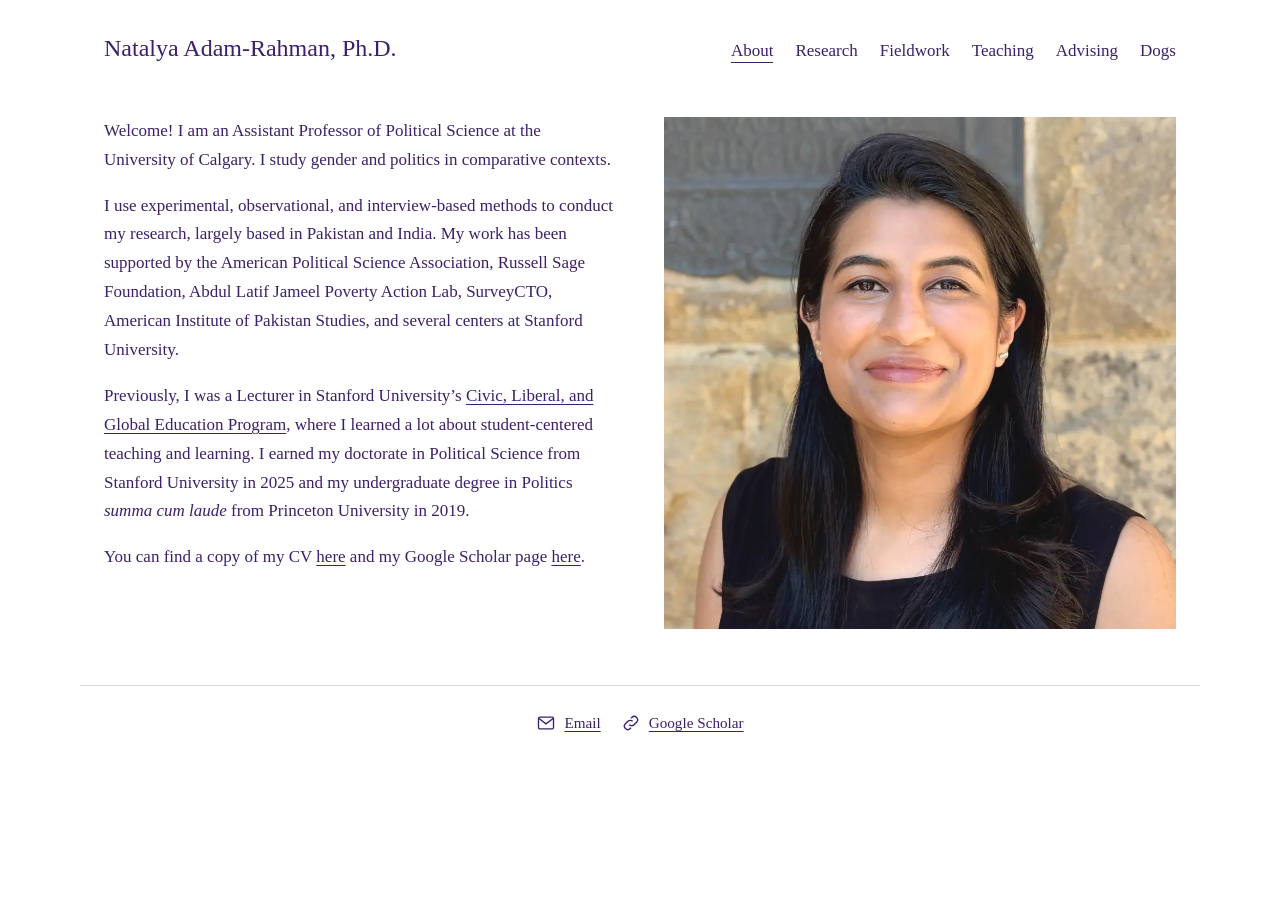
<file: index.html>
<!doctype html>
<html lang="en">
<head>
  <meta charset="utf-8">
  <meta name="viewport" content="width=device-width, initial-scale=1">
  <title>Natalya Adam-Rahman, Ph.D.</title>
  <meta name="description" content="Natalya Adam-Rahman is an Assistant Professor of Political Science at the University of Calgary who studies gender and politics in comparative contexts.">
  <link rel="preconnect" href="https://fonts.googleapis.com">
  <link rel="preconnect" href="https://fonts.gstatic.com" crossorigin>
  <link rel="stylesheet" href="https://fonts.googleapis.com/css2?family=Rubik:wght@400;500&display=swap">
  <link rel="stylesheet" href="/assets/style.css">
</head>
<body>
  <a class="skip" href="#main">Skip to content</a>
  <header class="site">
    <a class="brand" href="/">Natalya Adam-Rahman, Ph.D.</a>
    <nav aria-label="Main">
      <ul>
        <li><a href="/" aria-current="page">About</a></li>
        <li><a href="/research/">Research</a></li>
        <li><a href="/fieldwork/">Fieldwork</a></li>
        <li><a href="/teaching/">Teaching</a></li>
        <li><a href="/advising/">Advising</a></li>
        <li><a href="/dogs/">Dogs</a></li>
      </ul>
    </nav>
  </header>
  <main id="main">
    <div class="about">
      <div class="text">
        <p class="lead">Welcome! I am an Assistant Professor of Political Science at the University of Calgary. I study gender and politics in comparative contexts.</p>
        <p>I use experimental, observational, and interview-based methods to conduct my research, largely based in Pakistan and India. My work has been supported by the American Political Science Association, Russell Sage Foundation, Abdul Latif Jameel Poverty Action Lab, SurveyCTO, American Institute of Pakistan Studies, and several centers at Stanford University.</p>
        <p>Previously, I was a Lecturer in Stanford University&rsquo;s <a href="https://college.stanford.edu/">Civic, Liberal, and Global Education Program</a>, where I learned a lot about student-centered teaching and learning. I earned my doctorate in Political Science from Stanford University in 2025 and my undergraduate degree in Politics <em>summa cum laude</em> from Princeton University in 2019.</p>
        <p>You can find a copy of my CV <a href="https://www.dropbox.com/scl/fo/bl02f4j4ggl7iod8vlyen/AMowQBdzCCBJn-1pRVgbPyE?rlkey=ybn12zkrfjl30my84ceqxc5m1&st=f4zmqle5&dl=0">here</a> and my Google Scholar page <a href="https://scholar.google.com/citations?hl=en&amp;user=ptAdw9YAAAAJ">here</a>.</p>
      </div>
      <figure style="margin:0">
        <img src="/images/about/headshot.webp" width="1000" height="1000" alt="Headshot of Natalya Adam-Rahman, smiling, in front of a stone wall">
      </figure>
    </div>
  </main>
  <footer class="site">
    <a href="mailto:natalya.adamrahman@ucalgary.ca" aria-label="Email Natalya">
      <svg viewBox="0 0 24 24" aria-hidden="true"><rect x="3" y="5" width="18" height="14" rx="1.5"/><path d="M3.5 6.5 12 13l8.5-6.5"/></svg>
      <span>Email</span></a>
    <a href="https://scholar.google.com/citations?hl=en&user=ptAdw9YAAAAJ" aria-label="Google Scholar profile">
      <svg viewBox="0 0 24 24" aria-hidden="true"><path d="M10 14a4 4 0 0 0 5.7 0l3-3a4 4 0 0 0-5.7-5.7l-1 1"/><path d="M14 10a4 4 0 0 0-5.7 0l-3 3A4 4 0 0 0 11 18.7l1-1"/></svg>
      <span>Google Scholar</span></a>
  </footer>
</body>
</html>
</file>
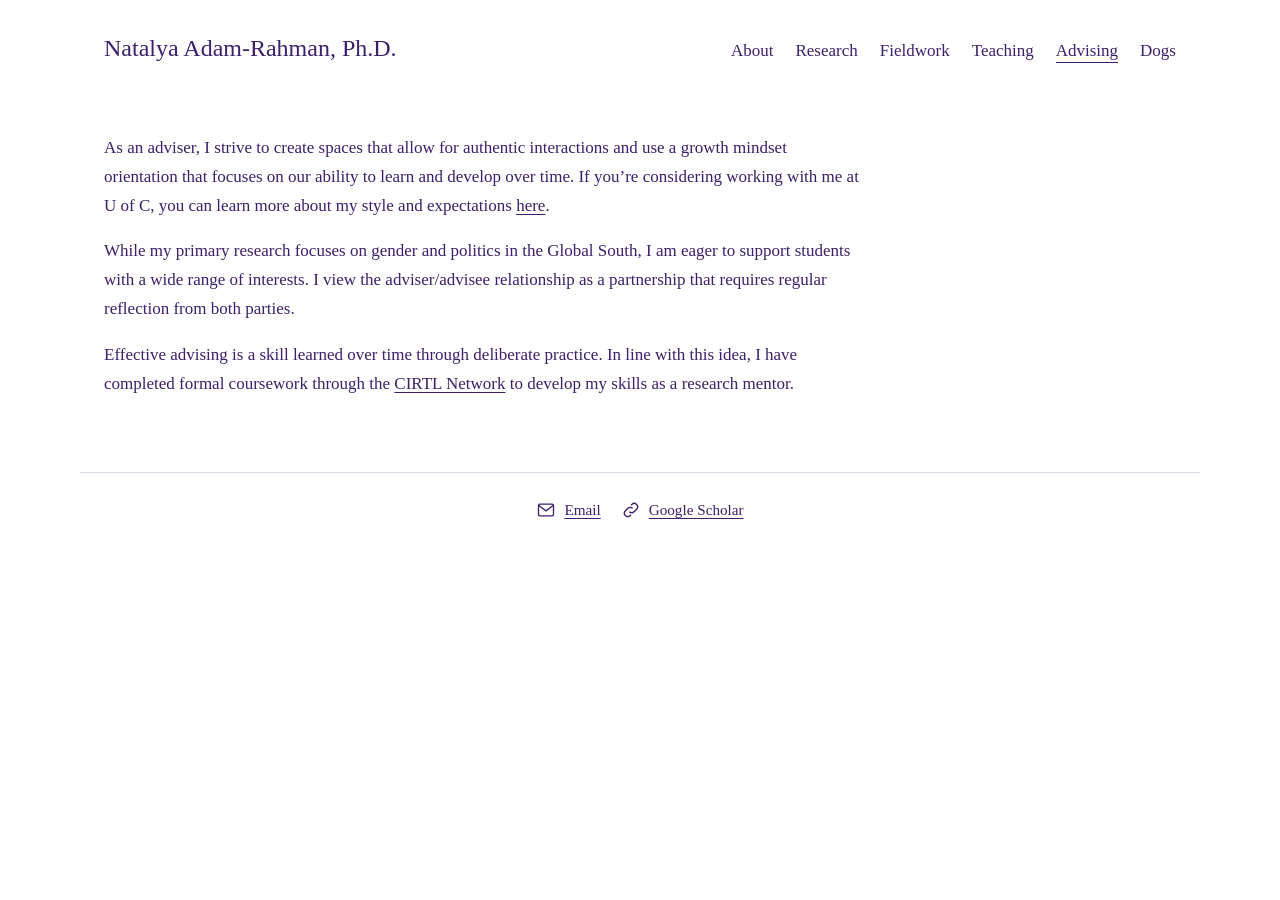
<file: advising/index.html>
<!doctype html>
<html lang="en">
<head>
  <meta charset="utf-8">
  <meta name="viewport" content="width=device-width, initial-scale=1">
  <title>Advising — Natalya Adam-Rahman, Ph.D.</title>
  <meta name="description" content="Advising philosophy of Natalya Adam-Rahman.">
  <link rel="preconnect" href="https://fonts.googleapis.com">
  <link rel="preconnect" href="https://fonts.gstatic.com" crossorigin>
  <link rel="stylesheet" href="https://fonts.googleapis.com/css2?family=Rubik:wght@400;500&display=swap">
  <link rel="stylesheet" href="/assets/style.css">
</head>
<body>
  <a class="skip" href="#main">Skip to content</a>
  <header class="site">
    <a class="brand" href="/">Natalya Adam-Rahman, Ph.D.</a>
    <nav aria-label="Main">
      <ul>
        <li><a href="/">About</a></li>
        <li><a href="/research/">Research</a></li>
        <li><a href="/fieldwork/">Fieldwork</a></li>
        <li><a href="/teaching/">Teaching</a></li>
        <li><a href="/advising/" aria-current="page">Advising</a></li>
        <li><a href="/dogs/">Dogs</a></li>
      </ul>
    </nav>
  </header>
  <main id="main">
    <div class="prose">
      <p>As an adviser, I strive to create spaces that allow for authentic interactions and use a growth mindset orientation that focuses on our ability to learn and develop over time. If you&rsquo;re considering working with me at U of C, you can learn more about my style and expectations <a href="https://www.dropbox.com/scl/fi/qi3ajvscnr859d7p3q8bw/Mentoring-Philosophy.pdf?rlkey=rlwp35srzwc6mny04qb0ljrxf&amp;st=olzpnjjo&amp;dl=0">here</a>.</p>
      <p>While my primary research focuses on gender and politics in the Global South, I am eager to support students with a wide range of interests. I view the adviser/advisee relationship as a partnership that requires regular reflection from both parties.</p>
      <p>Effective advising is a skill learned over time through deliberate practice. In line with this idea, I have completed formal coursework through the <a href="http://cirtl.net/">CIRTL Network</a> to develop my skills as a research mentor.</p>
    </div>
  </main>
  <footer class="site">
    <a href="mailto:natalya.adamrahman@ucalgary.ca" aria-label="Email Natalya">
      <svg viewBox="0 0 24 24" aria-hidden="true"><rect x="3" y="5" width="18" height="14" rx="1.5"/><path d="M3.5 6.5 12 13l8.5-6.5"/></svg>
      <span>Email</span></a>
    <a href="https://scholar.google.com/citations?hl=en&user=ptAdw9YAAAAJ" aria-label="Google Scholar profile">
      <svg viewBox="0 0 24 24" aria-hidden="true"><path d="M10 14a4 4 0 0 0 5.7 0l3-3a4 4 0 0 0-5.7-5.7l-1 1"/><path d="M14 10a4 4 0 0 0-5.7 0l-3 3A4 4 0 0 0 11 18.7l1-1"/></svg>
      <span>Google Scholar</span></a>
  </footer>
</body>
</html>
</file>
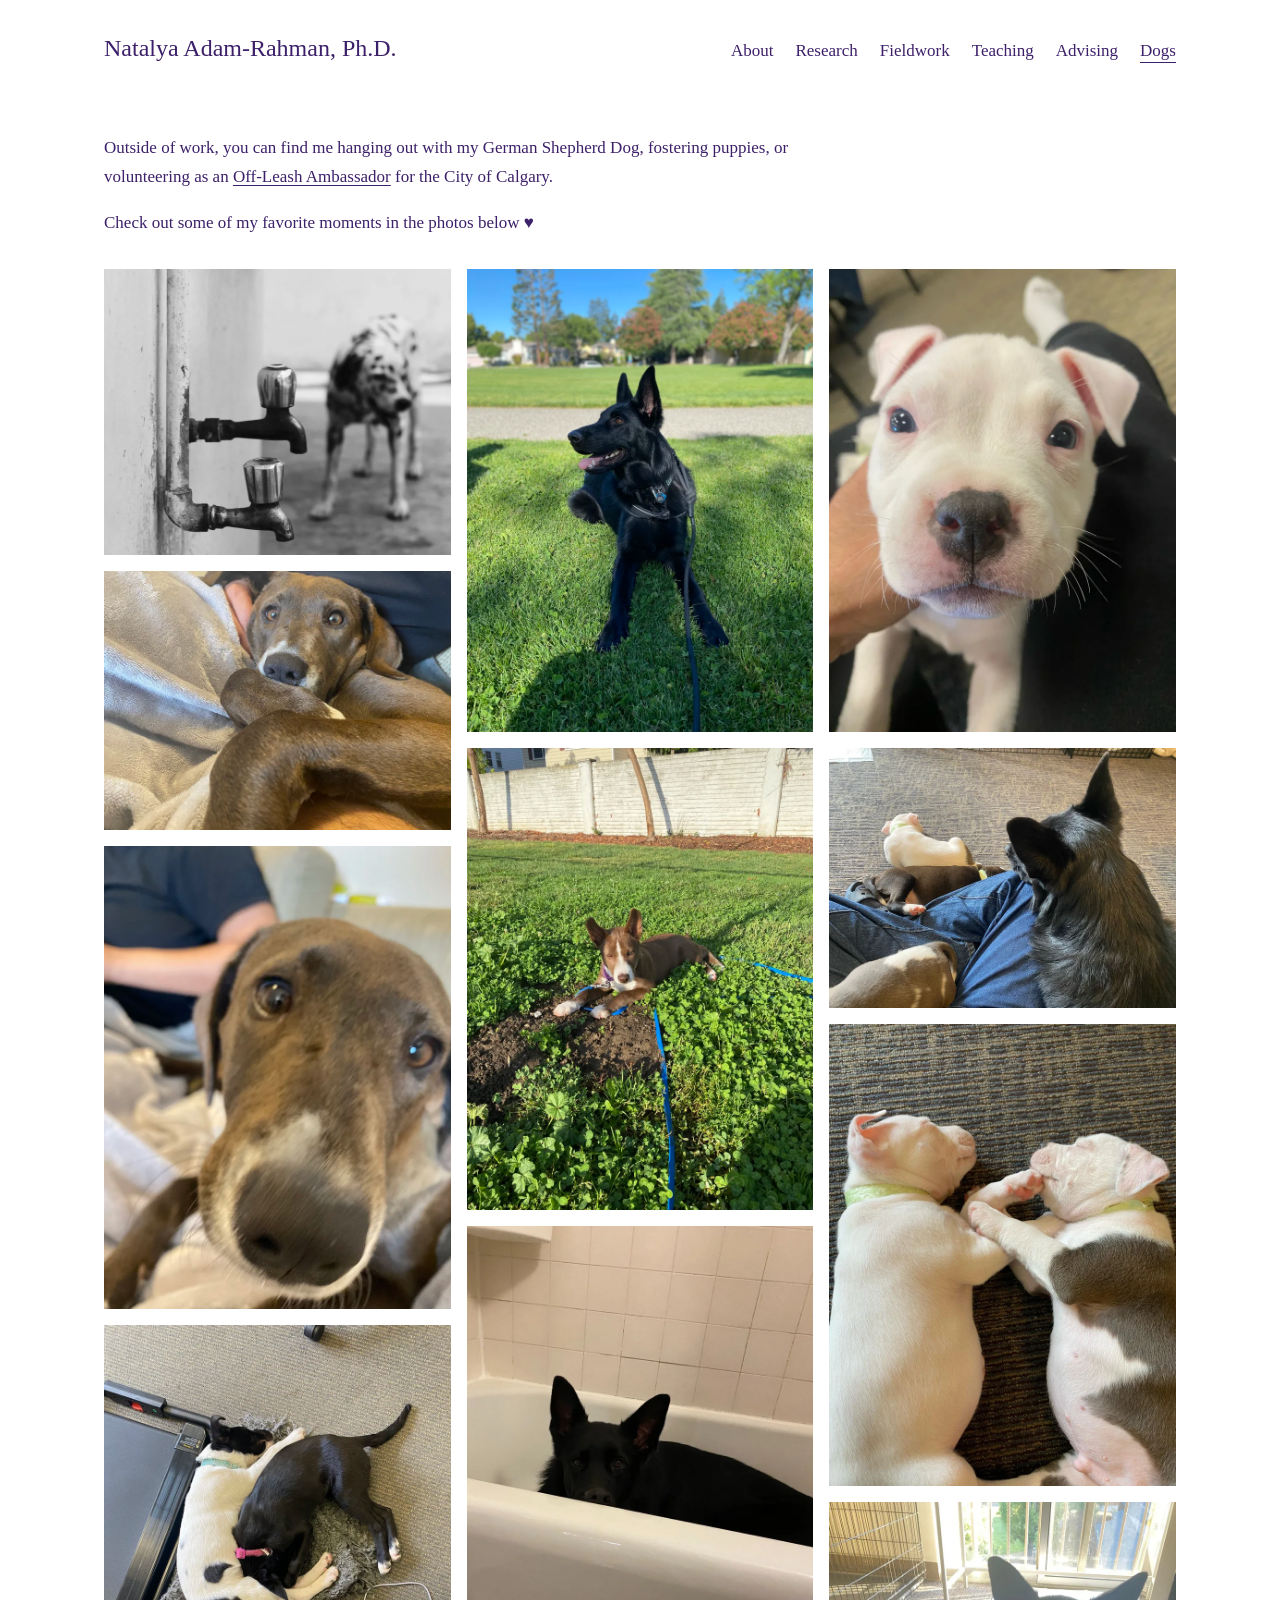
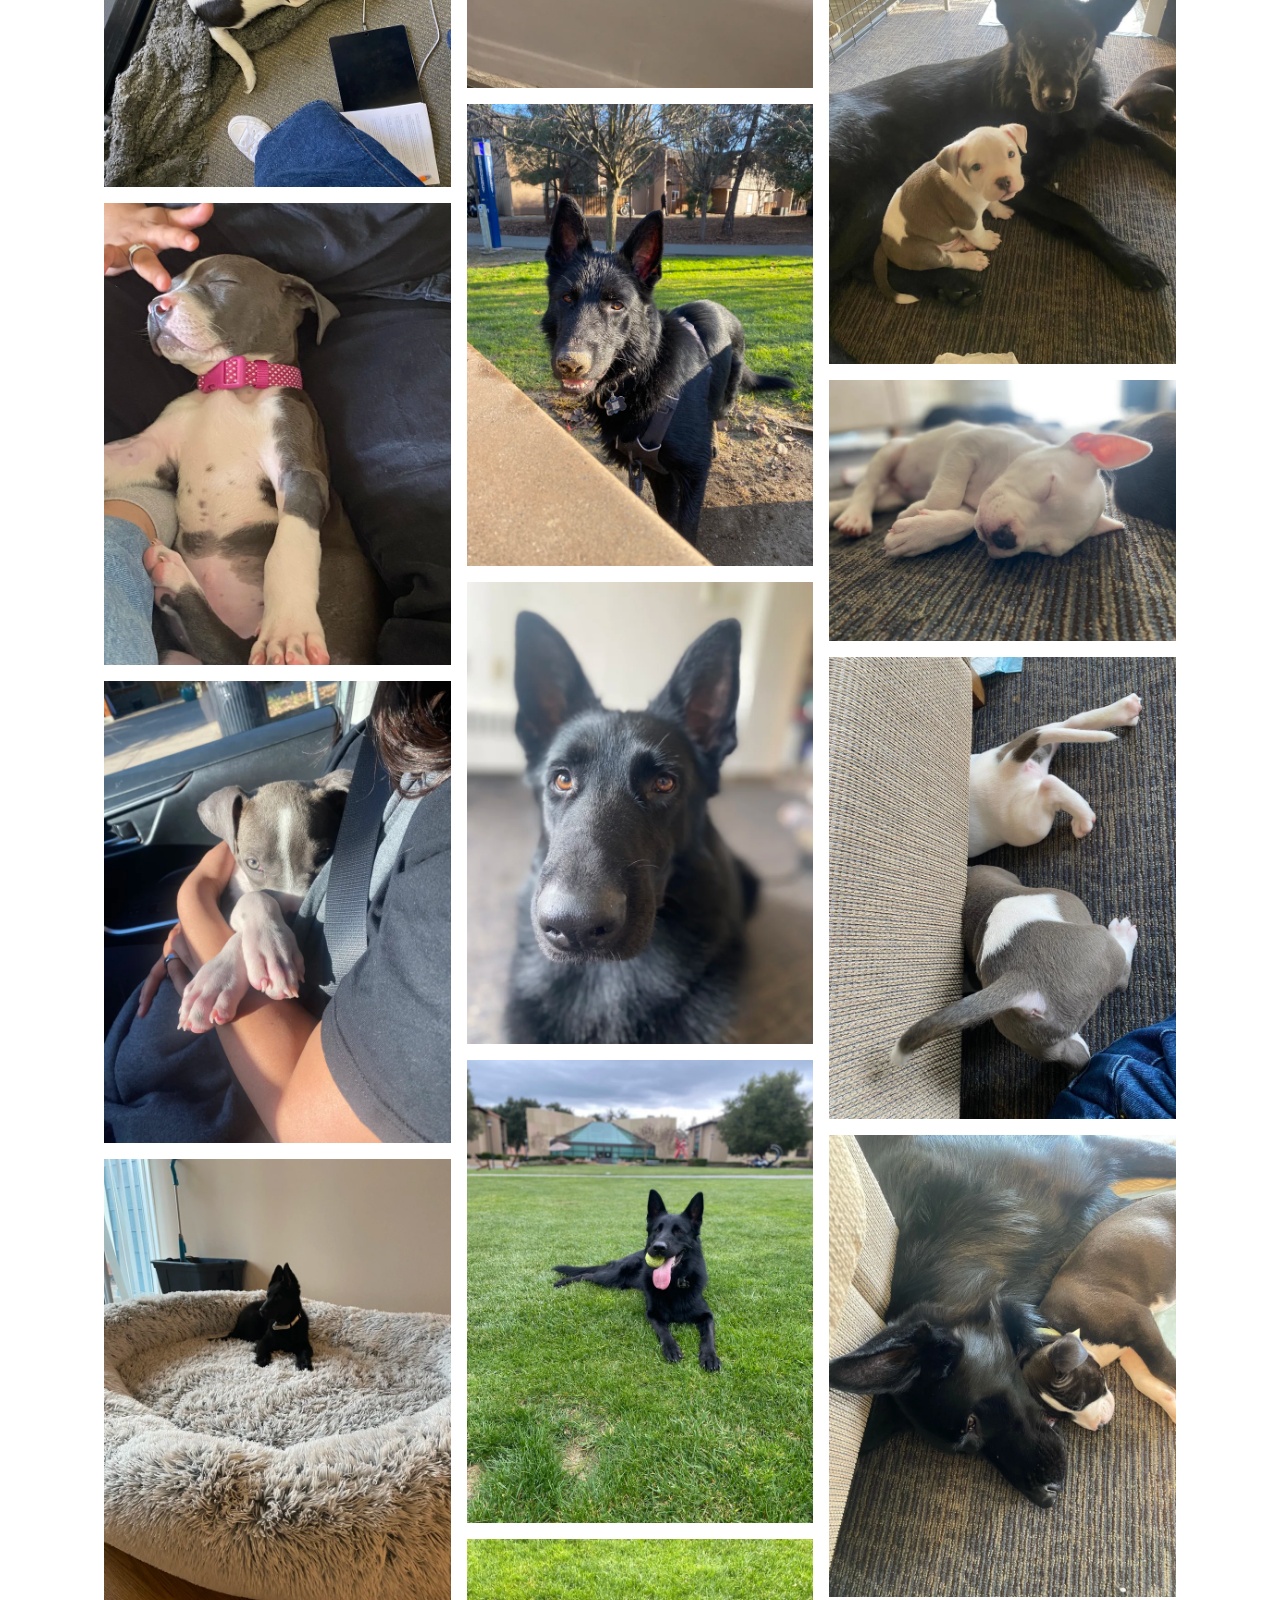
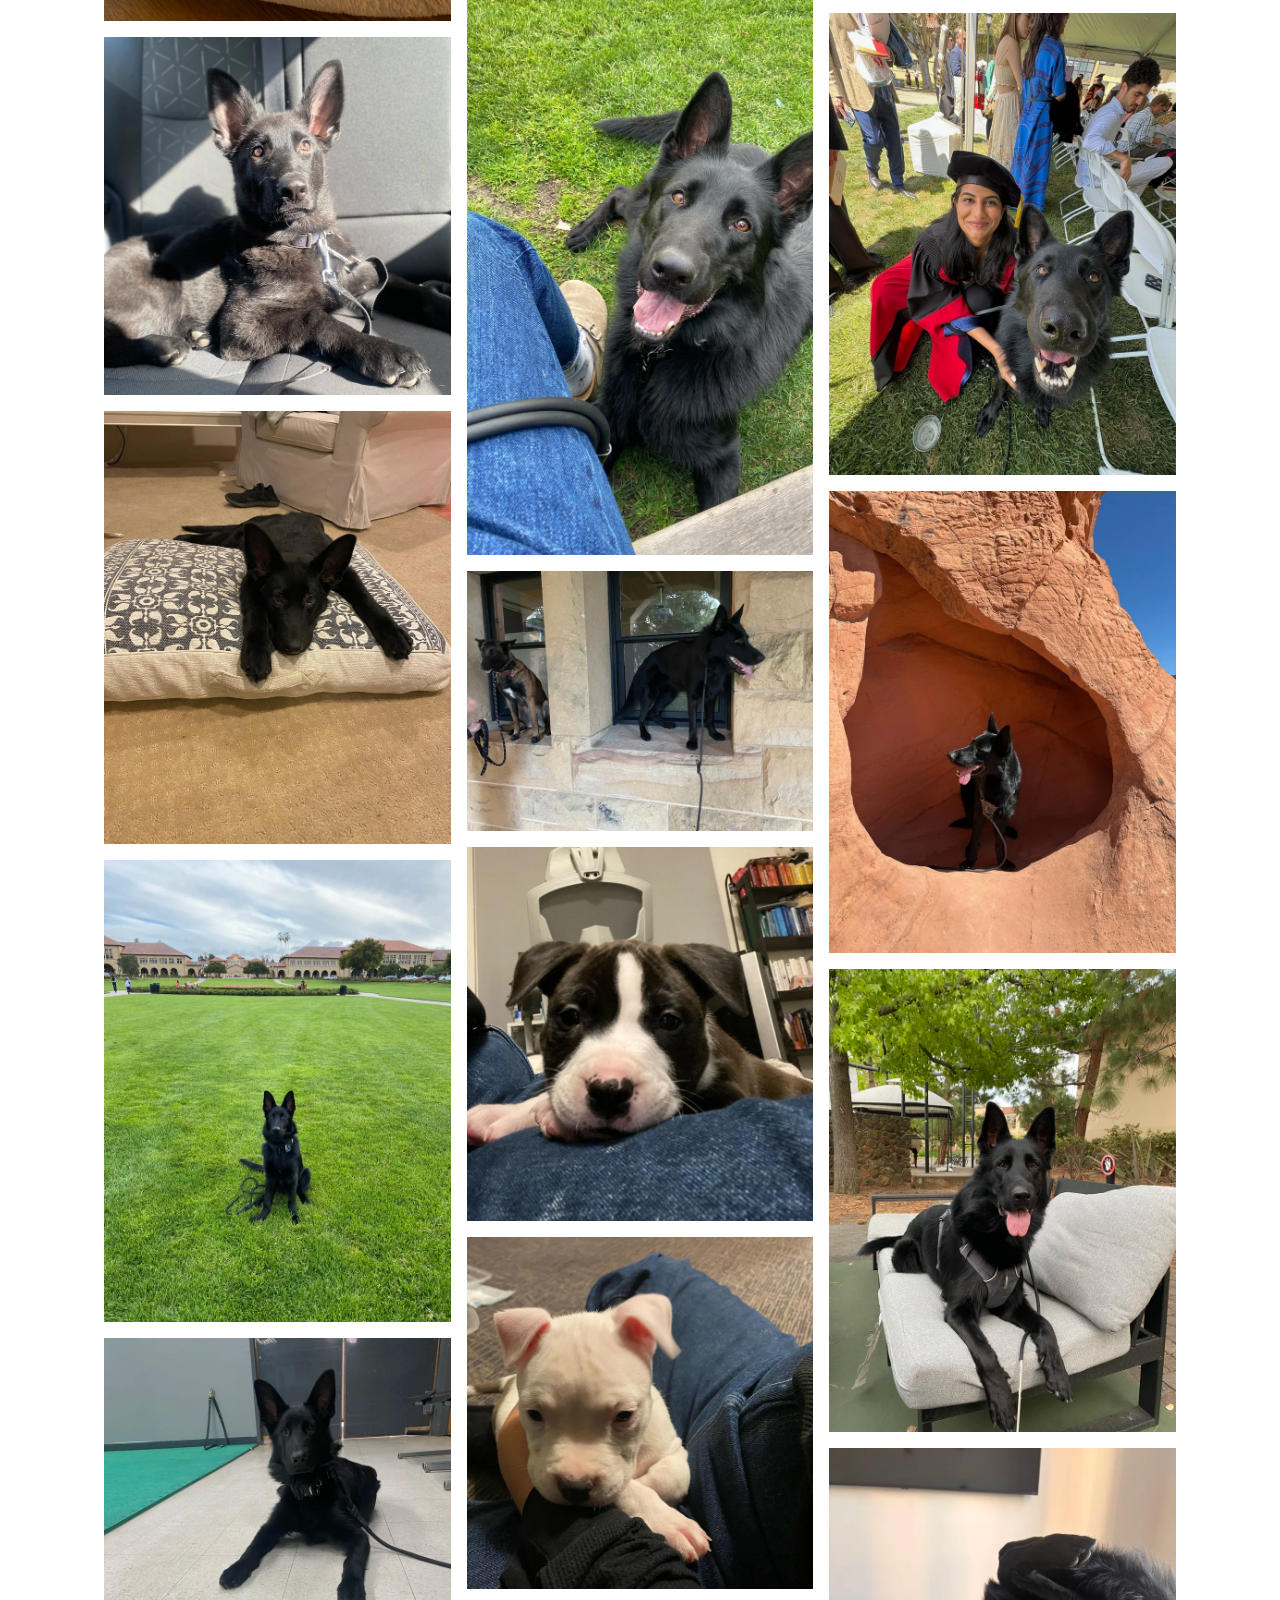
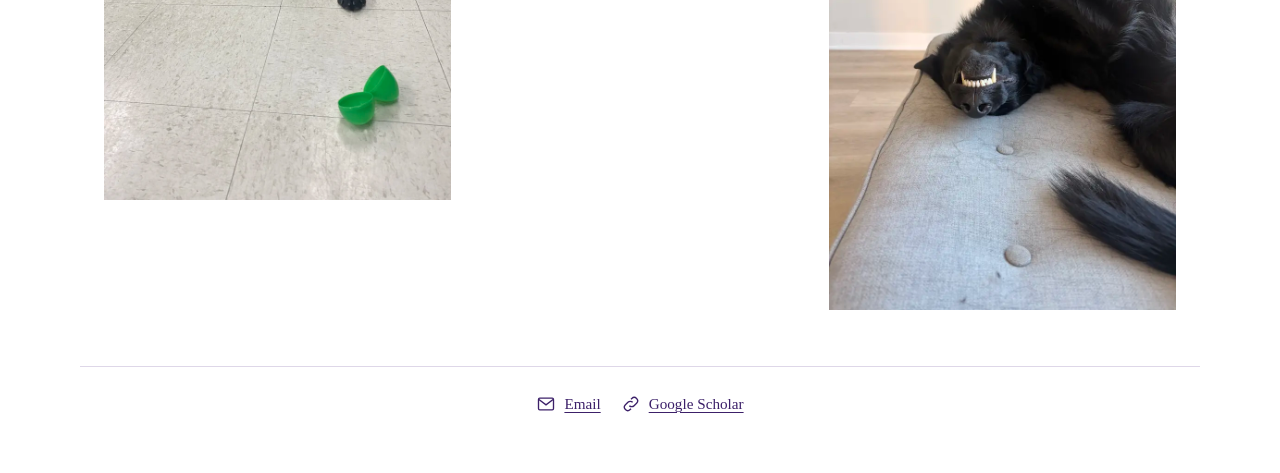
<file: dogs/index.html>
<!doctype html>
<html lang="en">
<head>
  <meta charset="utf-8">
  <meta name="viewport" content="width=device-width, initial-scale=1">
  <title>Dogs — Natalya Adam-Rahman, Ph.D.</title>
  <meta name="description" content="Dogs, fostering, and volunteering — photos from outside of work.">
  <link rel="preconnect" href="https://fonts.googleapis.com">
  <link rel="preconnect" href="https://fonts.gstatic.com" crossorigin>
  <link rel="stylesheet" href="https://fonts.googleapis.com/css2?family=Rubik:wght@400;500&display=swap">
  <link rel="stylesheet" href="/assets/style.css">
</head>
<body>
  <a class="skip" href="#main">Skip to content</a>
  <header class="site">
    <a class="brand" href="/">Natalya Adam-Rahman, Ph.D.</a>
    <nav aria-label="Main">
      <ul>
        <li><a href="/">About</a></li>
        <li><a href="/research/">Research</a></li>
        <li><a href="/fieldwork/">Fieldwork</a></li>
        <li><a href="/teaching/">Teaching</a></li>
        <li><a href="/advising/">Advising</a></li>
        <li><a href="/dogs/" aria-current="page">Dogs</a></li>
      </ul>
    </nav>
  </header>
  <main id="main">
    <div class="prose">
      <p>Outside of work, you can find me hanging out with my German Shepherd Dog, fostering puppies, or volunteering as an <a href="https://www.calgary.ca/volunteer/off-leash-ambassador.html">Off-Leash Ambassador</a> for the City of Calgary.</p>
      <p>Check out some of my favorite moments in the photos below &hearts;</p>
    </div>
    <div class="masonry">
      <figure><button type="button" data-lightbox="/images/dogs/dog-01.webp" data-alt="A black-and-white photo of a spotted dog standing next to two outdoor water taps" data-caption="" aria-label="Enlarge photo: A black-and-white photo of a spotted dog standing next to two outdoor water taps"><img src="/images/dogs/dog-01.webp" width="750" height="617" alt="A black-and-white photo of a spotted dog standing next to two outdoor water taps"></button></figure>
      <figure><button type="button" data-lightbox="/images/dogs/dog-02.webp" data-alt="A brown dog resting on a blanket, looking at the camera" data-caption="" aria-label="Enlarge photo: A brown dog resting on a blanket, looking at the camera"><img src="/images/dogs/dog-02.webp" width="750" height="562" alt="A brown dog resting on a blanket, looking at the camera"></button></figure>
      <figure><button type="button" data-lightbox="/images/dogs/dog-03.webp" data-alt="Close-up of a brown dog's face looking up at the camera" data-caption="" aria-label="Enlarge photo: Close-up of a brown dog's face looking up at the camera"><img src="/images/dogs/dog-03.webp" width="750" height="1000" alt="Close-up of a brown dog's face looking up at the camera"></button></figure>
      <figure><button type="button" data-lightbox="/images/dogs/dog-04.webp" data-alt="A black-and-white puppy sleeping on a gray rug next to a laptop" data-caption="" aria-label="Enlarge photo: A black-and-white puppy sleeping on a gray rug next to a laptop"><img src="/images/dogs/dog-04.webp" width="750" height="1000" alt="A black-and-white puppy sleeping on a gray rug next to a laptop"></button></figure>
      <figure><button type="button" data-lightbox="/images/dogs/dog-05.webp" data-alt="A gray and white puppy in a pink collar sleeping on its back" data-caption="" aria-label="Enlarge photo: A gray and white puppy in a pink collar sleeping on its back"><img src="/images/dogs/dog-05.webp" width="750" height="1000" loading="lazy" alt="A gray and white puppy in a pink collar sleeping on its back"></button></figure>
      <figure><button type="button" data-lightbox="/images/dogs/dog-06.webp" data-alt="A small gray puppy on someone's lap in a car" data-caption="" aria-label="Enlarge photo: A small gray puppy on someone's lap in a car"><img src="/images/dogs/dog-06.webp" width="750" height="1000" loading="lazy" alt="A small gray puppy on someone's lap in a car"></button></figure>
      <figure><button type="button" data-lightbox="/images/dogs/dog-07.webp" data-alt="A tiny black puppy in a large fluffy dog bed" data-caption="" aria-label="Enlarge photo: A tiny black puppy in a large fluffy dog bed"><img src="/images/dogs/dog-07.webp" width="750" height="1000" loading="lazy" alt="A tiny black puppy in a large fluffy dog bed"></button></figure>
      <figure><button type="button" data-lightbox="/images/dogs/dog-08.webp" data-alt="A young black German Shepherd lying in a sunny car seat" data-caption="" aria-label="Enlarge photo: A young black German Shepherd lying in a sunny car seat"><img src="/images/dogs/dog-08.webp" width="750" height="773" loading="lazy" alt="A young black German Shepherd lying in a sunny car seat"></button></figure>
      <figure><button type="button" data-lightbox="/images/dogs/dog-09.webp" data-alt="A black German Shepherd puppy lounging on a patterned cushion" data-caption="" aria-label="Enlarge photo: A black German Shepherd puppy lounging on a patterned cushion"><img src="/images/dogs/dog-09.webp" width="750" height="937" loading="lazy" alt="A black German Shepherd puppy lounging on a patterned cushion"></button></figure>
      <figure><button type="button" data-lightbox="/images/dogs/dog-10.webp" data-alt="A small black dog sitting on a wide lawn in front of a sandstone campus" data-caption="" aria-label="Enlarge photo: A small black dog sitting on a wide lawn in front of a sandstone campus"><img src="/images/dogs/dog-10.webp" width="750" height="1000" loading="lazy" alt="A small black dog sitting on a wide lawn in front of a sandstone campus"></button></figure>
      <figure><button type="button" data-lightbox="/images/dogs/dog-11.webp" data-alt="A black dog lying on a gym floor next to a green toy" data-caption="" aria-label="Enlarge photo: A black dog lying on a gym floor next to a green toy"><img src="/images/dogs/dog-11.webp" width="750" height="1000" loading="lazy" alt="A black dog lying on a gym floor next to a green toy"></button></figure>
      <figure><button type="button" data-lightbox="/images/dogs/dog-12.webp" data-alt="A black German Shepherd lying in a park on a leash" data-caption="" aria-label="Enlarge photo: A black German Shepherd lying in a park on a leash"><img src="/images/dogs/dog-12.webp" width="750" height="1000" loading="lazy" alt="A black German Shepherd lying in a park on a leash"></button></figure>
      <figure><button type="button" data-lightbox="/images/dogs/dog-13.webp" data-alt="A small brown and white puppy lying on grass on a blue leash" data-caption="" aria-label="Enlarge photo: A small brown and white puppy lying on grass on a blue leash"><img src="/images/dogs/dog-13.webp" width="750" height="1000" loading="lazy" alt="A small brown and white puppy lying on grass on a blue leash"></button></figure>
      <figure><button type="button" data-lightbox="/images/dogs/dog-14.webp" data-alt="A black puppy sitting in a bathtub" data-caption="" aria-label="Enlarge photo: A black puppy sitting in a bathtub"><img src="/images/dogs/dog-14.webp" width="750" height="1000" loading="lazy" alt="A black puppy sitting in a bathtub"></button></figure>
      <figure><button type="button" data-lightbox="/images/dogs/dog-15.webp" data-alt="A black German Shepherd standing on a campus lawn" data-caption="" aria-label="Enlarge photo: A black German Shepherd standing on a campus lawn"><img src="/images/dogs/dog-15.webp" width="750" height="1000" loading="lazy" alt="A black German Shepherd standing on a campus lawn"></button></figure>
      <figure><button type="button" data-lightbox="/images/dogs/dog-16.webp" data-alt="Close-up of a black German Shepherd's face" data-caption="" aria-label="Enlarge photo: Close-up of a black German Shepherd's face"><img src="/images/dogs/dog-16.webp" width="750" height="1000" loading="lazy" alt="Close-up of a black German Shepherd's face"></button></figure>
      <figure><button type="button" data-lightbox="/images/dogs/dog-17.webp" data-alt="A black German Shepherd lying on grass with a tennis ball in its mouth" data-caption="" aria-label="Enlarge photo: A black German Shepherd lying on grass with a tennis ball in its mouth"><img src="/images/dogs/dog-17.webp" width="750" height="1000" loading="lazy" alt="A black German Shepherd lying on grass with a tennis ball in its mouth"></button></figure>
      <figure><button type="button" data-lightbox="/images/dogs/dog-18.webp" data-alt="A black German Shepherd smiling on the grass next to someone's legs" data-caption="" aria-label="Enlarge photo: A black German Shepherd smiling on the grass next to someone's legs"><img src="/images/dogs/dog-18.webp" width="750" height="1333" loading="lazy" alt="A black German Shepherd smiling on the grass next to someone's legs"></button></figure>
      <figure><button type="button" data-lightbox="/images/dogs/dog-19.webp" data-alt="A black German Shepherd standing in a stone window frame outdoors" data-caption="" aria-label="Enlarge photo: A black German Shepherd standing in a stone window frame outdoors"><img src="/images/dogs/dog-19.webp" width="750" height="562" loading="lazy" alt="A black German Shepherd standing in a stone window frame outdoors"></button></figure>
      <figure><button type="button" data-lightbox="/images/dogs/dog-20.webp" data-alt="A brown and white puppy resting its chin on someone's knee" data-caption="" aria-label="Enlarge photo: A brown and white puppy resting its chin on someone's knee"><img src="/images/dogs/dog-20.webp" width="750" height="810" loading="lazy" alt="A brown and white puppy resting its chin on someone's knee"></button></figure>
      <figure><button type="button" data-lightbox="/images/dogs/dog-21.webp" data-alt="A white puppy with pink ears sitting on someone's lap" data-caption="" aria-label="Enlarge photo: A white puppy with pink ears sitting on someone's lap"><img src="/images/dogs/dog-21.webp" width="750" height="762" loading="lazy" alt="A white puppy with pink ears sitting on someone's lap"></button></figure>
      <figure><button type="button" data-lightbox="/images/dogs/dog-22.webp" data-alt="Close-up of a white puppy with pink ears looking up" data-caption="" aria-label="Enlarge photo: Close-up of a white puppy with pink ears looking up"><img src="/images/dogs/dog-22.webp" width="750" height="1000" loading="lazy" alt="Close-up of a white puppy with pink ears looking up"></button></figure>
      <figure><button type="button" data-lightbox="/images/dogs/dog-23.webp" data-alt="A black German Shepherd looking at two sleeping puppies on a rug" data-caption="" aria-label="Enlarge photo: A black German Shepherd looking at two sleeping puppies on a rug"><img src="/images/dogs/dog-23.webp" width="750" height="563" loading="lazy" alt="A black German Shepherd looking at two sleeping puppies on a rug"></button></figure>
      <figure><button type="button" data-lightbox="/images/dogs/dog-24.webp" data-alt="Two puppies asleep side by side on a cushion" data-caption="" aria-label="Enlarge photo: Two puppies asleep side by side on a cushion"><img src="/images/dogs/dog-24.webp" width="750" height="1000" loading="lazy" alt="Two puppies asleep side by side on a cushion"></button></figure>
      <figure><button type="button" data-lightbox="/images/dogs/dog-25.webp" data-alt="A black German Shepherd lying next to a small white puppy" data-caption="" aria-label="Enlarge photo: A black German Shepherd lying next to a small white puppy"><img src="/images/dogs/dog-25.webp" width="750" height="1000" loading="lazy" alt="A black German Shepherd lying next to a small white puppy"></button></figure>
      <figure><button type="button" data-lightbox="/images/dogs/dog-26.webp" data-alt="A white puppy with pink ears asleep on a rug" data-caption="" aria-label="Enlarge photo: A white puppy with pink ears asleep on a rug"><img src="/images/dogs/dog-26.webp" width="750" height="563" loading="lazy" alt="A white puppy with pink ears asleep on a rug"></button></figure>
      <figure><button type="button" data-lightbox="/images/dogs/dog-27.webp" data-alt="Two puppies curled up asleep on a couch" data-caption="" aria-label="Enlarge photo: Two puppies curled up asleep on a couch"><img src="/images/dogs/dog-27.webp" width="750" height="1000" loading="lazy" alt="Two puppies curled up asleep on a couch"></button></figure>
      <figure><button type="button" data-lightbox="/images/dogs/dog-28.webp" data-alt="A black German Shepherd snuggled up with a sleeping puppy" data-caption="" aria-label="Enlarge photo: A black German Shepherd snuggled up with a sleeping puppy"><img src="/images/dogs/dog-28.webp" width="750" height="1000" loading="lazy" alt="A black German Shepherd snuggled up with a sleeping puppy"></button></figure>
      <figure><button type="button" data-lightbox="/images/dogs/dog-29.webp" data-alt="Natalya in a graduation gown, smiling beside her black German Shepherd on the grass" data-caption="" aria-label="Enlarge photo: Natalya in a graduation gown, smiling beside her black German Shepherd on the grass"><img src="/images/dogs/dog-29.webp" width="750" height="1000" loading="lazy" alt="Natalya in a graduation gown, smiling beside her black German Shepherd on the grass"></button></figure>
      <figure><button type="button" data-lightbox="/images/dogs/dog-30.webp" data-alt="A black German Shepherd sitting inside a red sandstone rock formation" data-caption="" aria-label="Enlarge photo: A black German Shepherd sitting inside a red sandstone rock formation"><img src="/images/dogs/dog-30.webp" width="750" height="1000" loading="lazy" alt="A black German Shepherd sitting inside a red sandstone rock formation"></button></figure>
      <figure><button type="button" data-lightbox="/images/dogs/dog-31.webp" data-alt="A black German Shepherd sitting on an outdoor chair, smiling" data-caption="" aria-label="Enlarge photo: A black German Shepherd sitting on an outdoor chair, smiling"><img src="/images/dogs/dog-31.webp" width="750" height="1000" loading="lazy" alt="A black German Shepherd sitting on an outdoor chair, smiling"></button></figure>
      <figure><button type="button" data-lightbox="/images/dogs/dog-32.webp" data-alt="A black German Shepherd asleep upside down on a gray cushion, with a toothy grin" data-caption="" aria-label="Enlarge photo: A black German Shepherd asleep upside down on a gray cushion, with a toothy grin"><img src="/images/dogs/dog-32.webp" width="750" height="1000" loading="lazy" alt="A black German Shepherd asleep upside down on a gray cushion, with a toothy grin"></button></figure>
    </div>
  </main>
  <footer class="site">
    <a href="mailto:natalya.adamrahman@ucalgary.ca" aria-label="Email Natalya">
      <svg viewBox="0 0 24 24" aria-hidden="true"><rect x="3" y="5" width="18" height="14" rx="1.5"/><path d="M3.5 6.5 12 13l8.5-6.5"/></svg>
      <span>Email</span></a>
    <a href="https://scholar.google.com/citations?hl=en&user=ptAdw9YAAAAJ" aria-label="Google Scholar profile">
      <svg viewBox="0 0 24 24" aria-hidden="true"><path d="M10 14a4 4 0 0 0 5.7 0l3-3a4 4 0 0 0-5.7-5.7l-1 1"/><path d="M14 10a4 4 0 0 0-5.7 0l-3 3A4 4 0 0 0 11 18.7l1-1"/></svg>
      <span>Google Scholar</span></a>
  </footer>
  <script src="/assets/site.js" defer></script>
</body>
</html>
</file>
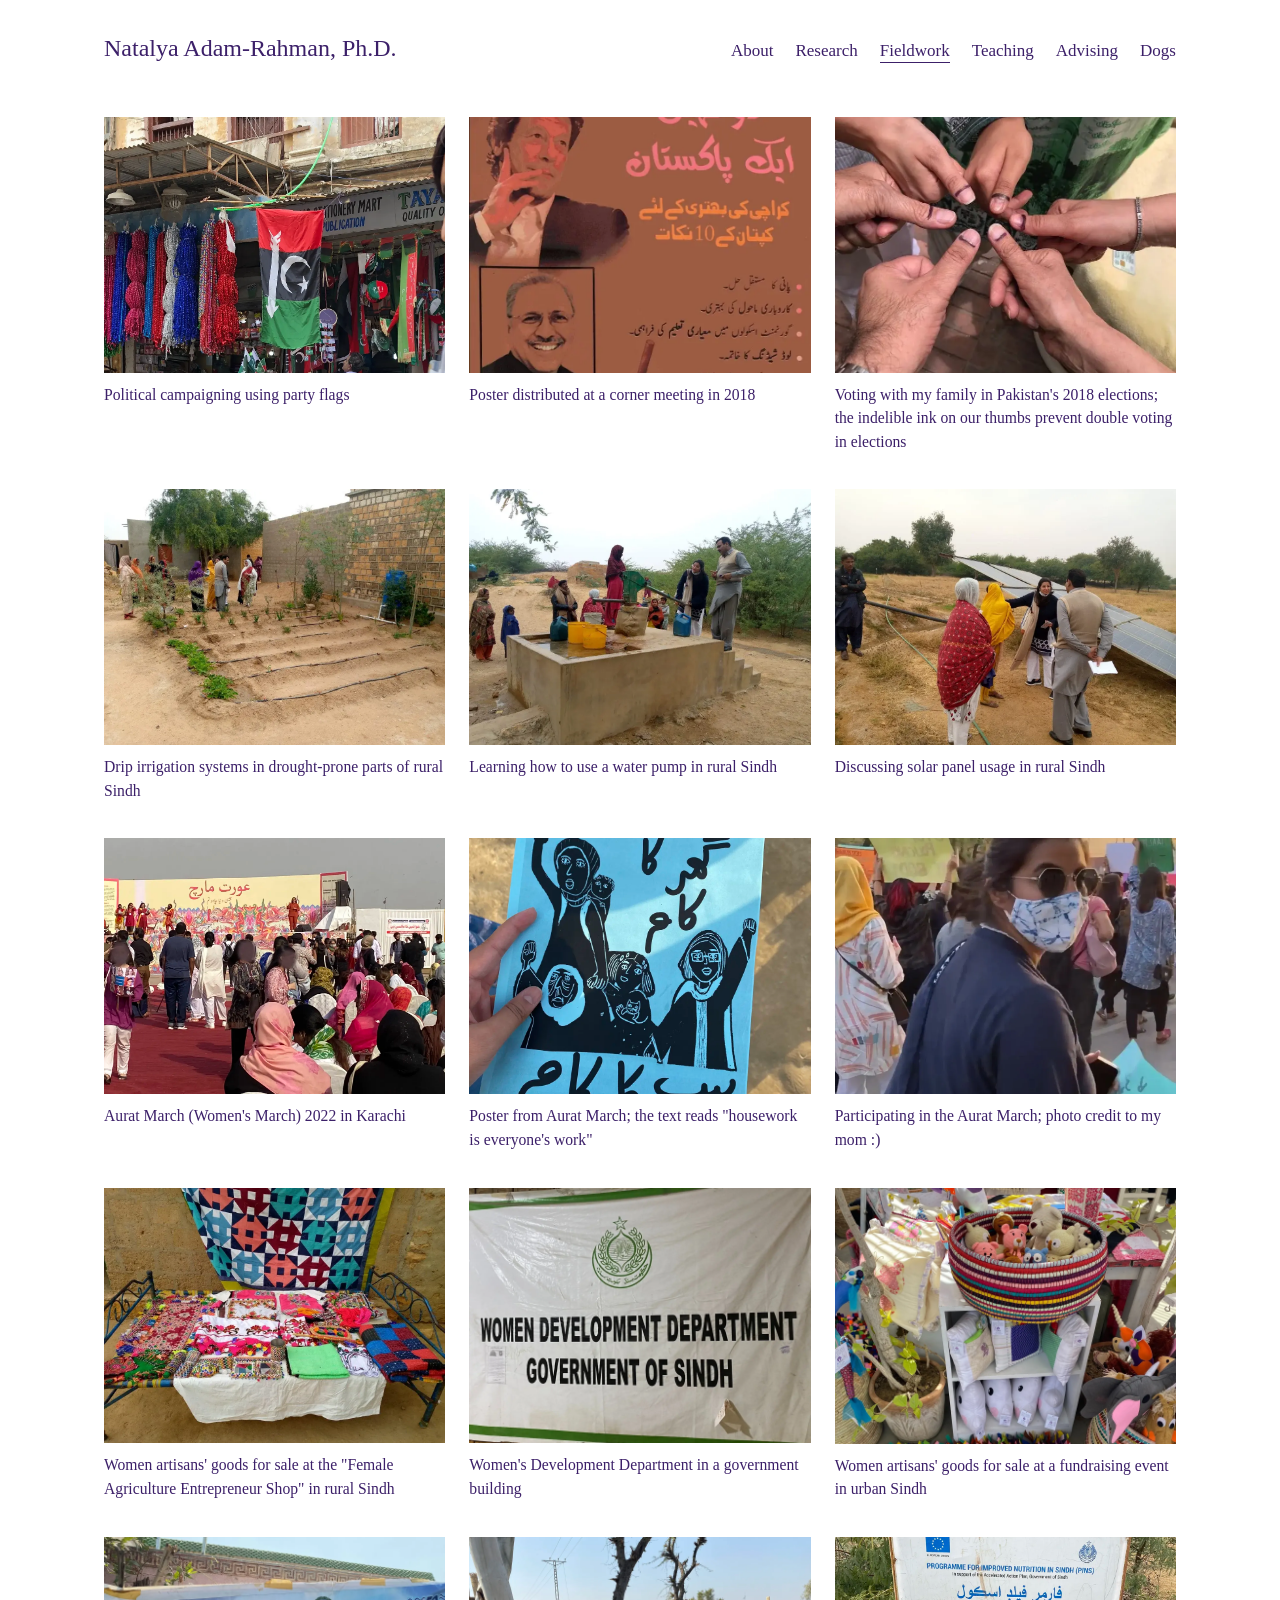
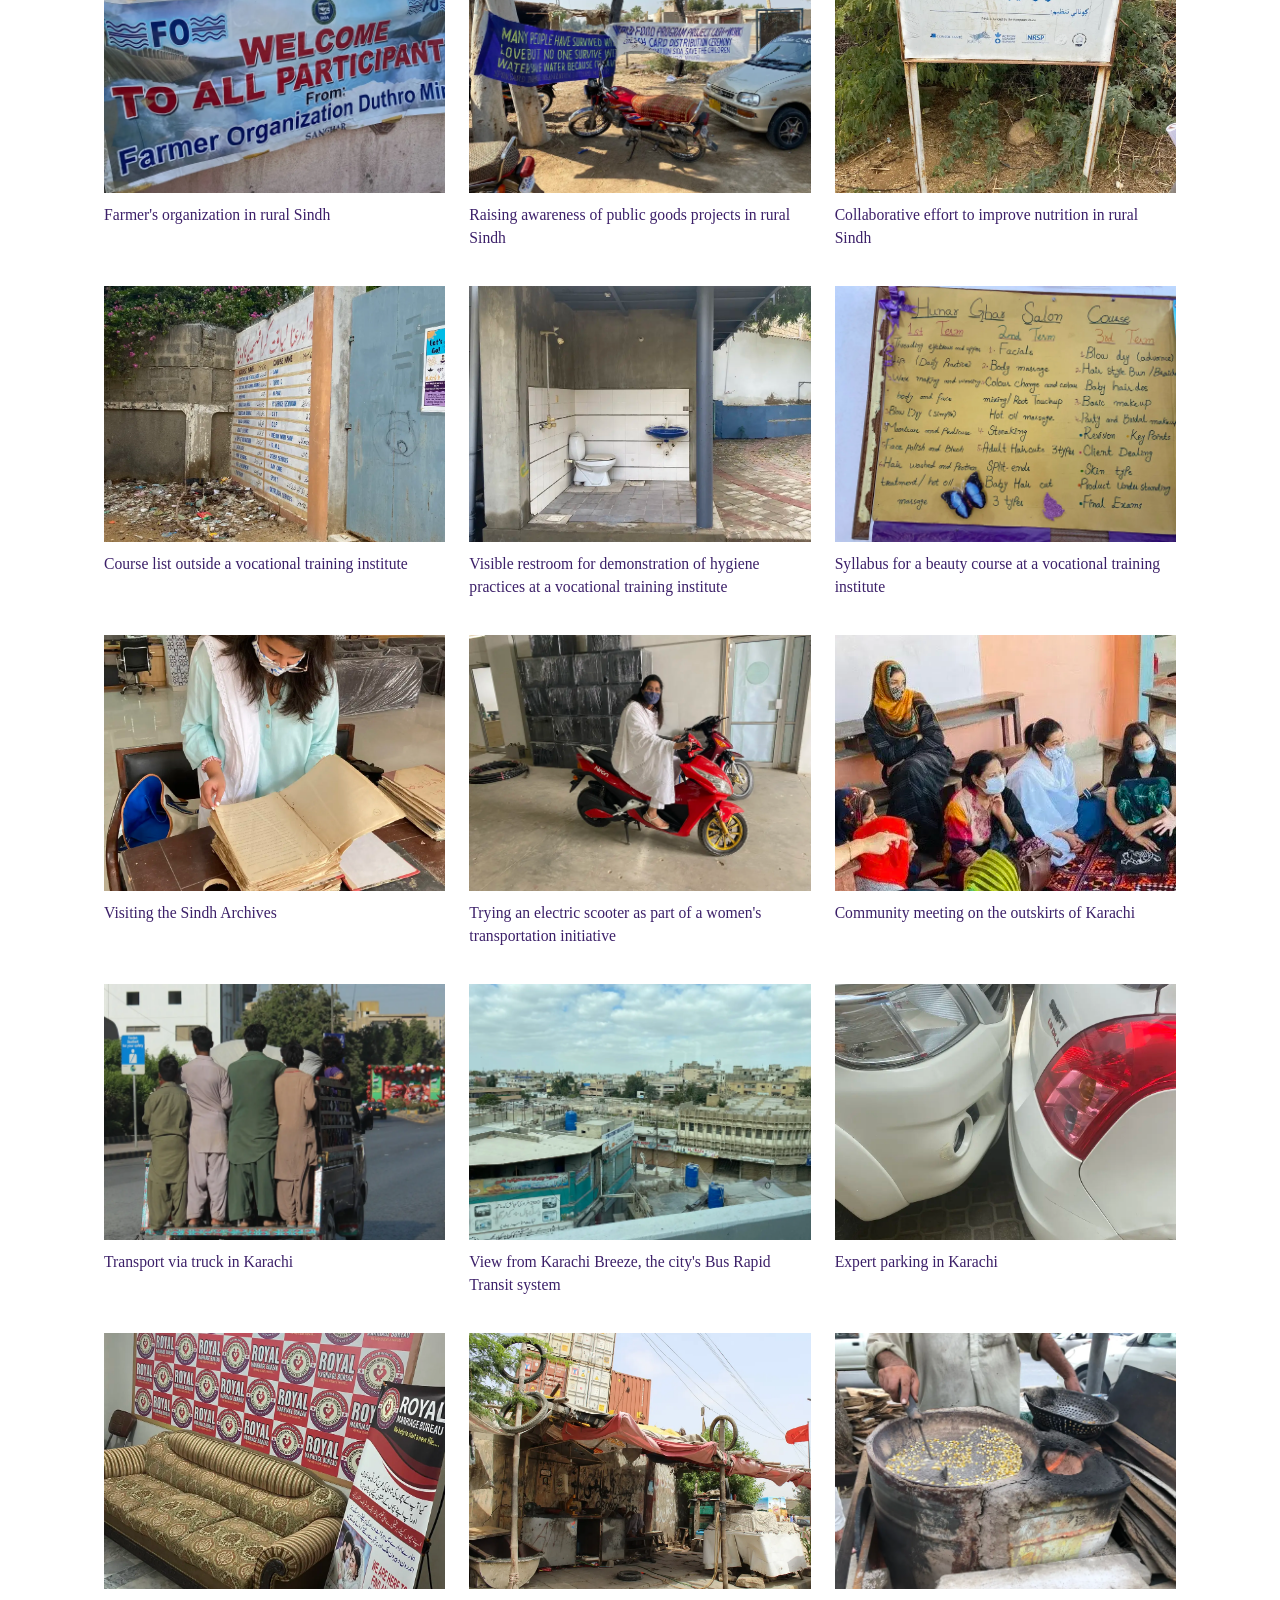
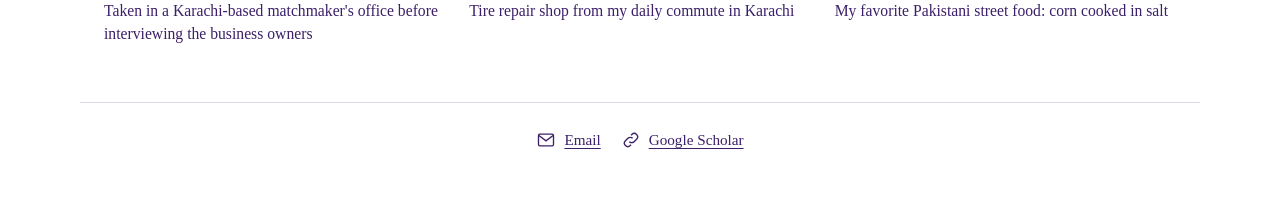
<file: fieldwork/index.html>
<!doctype html>
<html lang="en">
<head>
  <meta charset="utf-8">
  <meta name="viewport" content="width=device-width, initial-scale=1">
  <title>Fieldwork — Natalya Adam-Rahman, Ph.D.</title>
  <meta name="description" content="Photos from fieldwork in Pakistan, by Natalya Adam-Rahman.">
  <link rel="preconnect" href="https://fonts.googleapis.com">
  <link rel="preconnect" href="https://fonts.gstatic.com" crossorigin>
  <link rel="stylesheet" href="https://fonts.googleapis.com/css2?family=Rubik:wght@400;500&display=swap">
  <link rel="stylesheet" href="/assets/style.css">
</head>
<body>
  <a class="skip" href="#main">Skip to content</a>
  <header class="site">
    <a class="brand" href="/">Natalya Adam-Rahman, Ph.D.</a>
    <nav aria-label="Main">
      <ul>
        <li><a href="/">About</a></li>
        <li><a href="/research/">Research</a></li>
        <li><a href="/fieldwork/" aria-current="page">Fieldwork</a></li>
        <li><a href="/teaching/">Teaching</a></li>
        <li><a href="/advising/">Advising</a></li>
        <li><a href="/dogs/">Dogs</a></li>
      </ul>
    </nav>
  </header>
  <main id="main">
    <ul class="grid">
      <li><figure>
        <button type="button" data-lightbox="/images/fieldwork/fieldwork-01.webp" data-alt="Political campaigning using party flags" data-caption="Political campaigning using party flags" aria-label="Enlarge photo: Political campaigning using party flags"><img src="/images/fieldwork/fieldwork-01.webp" width="1040" height="780" alt="Political campaigning using party flags"></button>
        <figcaption>Political campaigning using party flags</figcaption>
      </figure></li>
      <li><figure>
        <button type="button" data-lightbox="/images/fieldwork/fieldwork-02.webp" data-alt="Poster distributed at a corner meeting in 2018" data-caption="Poster distributed at a corner meeting in 2018" aria-label="Enlarge photo: Poster distributed at a corner meeting in 2018"><img src="/images/fieldwork/fieldwork-02.webp" width="1040" height="780" alt="Poster distributed at a corner meeting in 2018"></button>
        <figcaption>Poster distributed at a corner meeting in 2018</figcaption>
      </figure></li>
      <li><figure>
        <button type="button" data-lightbox="/images/fieldwork/fieldwork-03.webp" data-alt="Voting with my family in Pakistan's 2018 elections; the indelible ink on our thumbs prevent double voting in elections" data-caption="Voting with my family in Pakistan's 2018 elections; the indelible ink on our thumbs prevent double voting in elections" aria-label="Enlarge photo: Voting with my family in Pakistan's 2018 elections; the indelible ink on our thumbs prevent double voting in elections"><img src="/images/fieldwork/fieldwork-03.webp" width="1040" height="780" alt="Voting with my family in Pakistan's 2018 elections; the indelible ink on our thumbs prevent double voting in elections"></button>
        <figcaption>Voting with my family in Pakistan's 2018 elections; the indelible ink on our thumbs prevent double voting in elections</figcaption>
      </figure></li>
      <li><figure>
        <button type="button" data-lightbox="/images/fieldwork/fieldwork-04.webp" data-alt="Drip irrigation systems in drought-prone parts of rural Sindh" data-caption="Drip irrigation systems in drought-prone parts of rural Sindh" aria-label="Enlarge photo: Drip irrigation systems in drought-prone parts of rural Sindh"><img src="/images/fieldwork/fieldwork-04.webp" width="1040" height="780" alt="Drip irrigation systems in drought-prone parts of rural Sindh"></button>
        <figcaption>Drip irrigation systems in drought-prone parts of rural Sindh</figcaption>
      </figure></li>
      <li><figure>
        <button type="button" data-lightbox="/images/fieldwork/fieldwork-05.webp" data-alt="Learning how to use a water pump in rural Sindh" data-caption="Learning how to use a water pump in rural Sindh" aria-label="Enlarge photo: Learning how to use a water pump in rural Sindh"><img src="/images/fieldwork/fieldwork-05.webp" width="1040" height="780" alt="Learning how to use a water pump in rural Sindh"></button>
        <figcaption>Learning how to use a water pump in rural Sindh</figcaption>
      </figure></li>
      <li><figure>
        <button type="button" data-lightbox="/images/fieldwork/fieldwork-06.webp" data-alt="Discussing solar panel usage in rural Sindh" data-caption="Discussing solar panel usage in rural Sindh" aria-label="Enlarge photo: Discussing solar panel usage in rural Sindh"><img src="/images/fieldwork/fieldwork-06.webp" width="1040" height="780" alt="Discussing solar panel usage in rural Sindh"></button>
        <figcaption>Discussing solar panel usage in rural Sindh</figcaption>
      </figure></li>
      <li><figure>
        <button type="button" data-lightbox="/images/fieldwork/fieldwork-07.webp" data-alt="Aurat March (Women's March) 2022 in Karachi" data-caption="Aurat March (Women's March) 2022 in Karachi" aria-label="Enlarge photo: Aurat March (Women's March) 2022 in Karachi"><img src="/images/fieldwork/fieldwork-07.webp" width="1040" height="780" loading="lazy" alt="Aurat March (Women's March) 2022 in Karachi"></button>
        <figcaption>Aurat March (Women's March) 2022 in Karachi</figcaption>
      </figure></li>
      <li><figure>
        <button type="button" data-lightbox="/images/fieldwork/fieldwork-08.webp" data-alt="Poster from Aurat March; the text reads &quot;housework is everyone's work&quot;" data-caption="Poster from Aurat March; the text reads &quot;housework is everyone's work&quot;" aria-label="Enlarge photo: Poster from Aurat March; the text reads &quot;housework is everyone's work&quot;"><img src="/images/fieldwork/fieldwork-08.webp" width="1040" height="780" loading="lazy" alt="Poster from Aurat March; the text reads &quot;housework is everyone's work&quot;"></button>
        <figcaption>Poster from Aurat March; the text reads &quot;housework is everyone's work&quot;</figcaption>
      </figure></li>
      <li><figure>
        <button type="button" data-lightbox="/images/fieldwork/fieldwork-09.webp" data-alt="Participating in the Aurat March; photo credit to my mom :)" data-caption="Participating in the Aurat March; photo credit to my mom :)" aria-label="Enlarge photo: Participating in the Aurat March; photo credit to my mom :)"><img src="/images/fieldwork/fieldwork-09.webp" width="1040" height="780" loading="lazy" alt="Participating in the Aurat March; photo credit to my mom :)"></button>
        <figcaption>Participating in the Aurat March; photo credit to my mom :)</figcaption>
      </figure></li>
      <li><figure>
        <button type="button" data-lightbox="/images/fieldwork/fieldwork-10.webp" data-alt="Women artisans' goods for sale at the &quot;Female Agriculture Entrepreneur Shop&quot; in rural Sindh" data-caption="Women artisans' goods for sale at the &quot;Female Agriculture Entrepreneur Shop&quot; in rural Sindh" aria-label="Enlarge photo: Women artisans' goods for sale at the &quot;Female Agriculture Entrepreneur Shop&quot; in rural Sindh"><img src="/images/fieldwork/fieldwork-10.webp" width="1040" height="780" loading="lazy" alt="Women artisans' goods for sale at the &quot;Female Agriculture Entrepreneur Shop&quot; in rural Sindh"></button>
        <figcaption>Women artisans' goods for sale at the &quot;Female Agriculture Entrepreneur Shop&quot; in rural Sindh</figcaption>
      </figure></li>
      <li><figure>
        <button type="button" data-lightbox="/images/fieldwork/fieldwork-11.webp" data-alt="Women's Development Department in a government building" data-caption="Women's Development Department in a government building" aria-label="Enlarge photo: Women's Development Department in a government building"><img src="/images/fieldwork/fieldwork-11.webp" width="1040" height="780" loading="lazy" alt="Women's Development Department in a government building"></button>
        <figcaption>Women's Development Department in a government building</figcaption>
      </figure></li>
      <li><figure>
        <button type="button" data-lightbox="/images/fieldwork/fieldwork-12.webp" data-alt="Women artisans' goods for sale at a fundraising event in urban Sindh" data-caption="Women artisans' goods for sale at a fundraising event in urban Sindh" aria-label="Enlarge photo: Women artisans' goods for sale at a fundraising event in urban Sindh"><img src="/images/fieldwork/fieldwork-12.webp" width="1040" height="780" loading="lazy" alt="Women artisans' goods for sale at a fundraising event in urban Sindh"></button>
        <figcaption>Women artisans' goods for sale at a fundraising event in urban Sindh</figcaption>
      </figure></li>
      <li><figure>
        <button type="button" data-lightbox="/images/fieldwork/fieldwork-13.webp" data-alt="Farmer's organization in rural Sindh" data-caption="Farmer's organization in rural Sindh" aria-label="Enlarge photo: Farmer's organization in rural Sindh"><img src="/images/fieldwork/fieldwork-13.webp" width="1040" height="780" loading="lazy" alt="Farmer's organization in rural Sindh"></button>
        <figcaption>Farmer's organization in rural Sindh</figcaption>
      </figure></li>
      <li><figure>
        <button type="button" data-lightbox="/images/fieldwork/fieldwork-14.webp" data-alt="Raising awareness of public goods projects in rural Sindh" data-caption="Raising awareness of public goods projects in rural Sindh" aria-label="Enlarge photo: Raising awareness of public goods projects in rural Sindh"><img src="/images/fieldwork/fieldwork-14.webp" width="1040" height="780" loading="lazy" alt="Raising awareness of public goods projects in rural Sindh"></button>
        <figcaption>Raising awareness of public goods projects in rural Sindh</figcaption>
      </figure></li>
      <li><figure>
        <button type="button" data-lightbox="/images/fieldwork/fieldwork-15.webp" data-alt="Collaborative effort to improve nutrition in rural Sindh" data-caption="Collaborative effort to improve nutrition in rural Sindh" aria-label="Enlarge photo: Collaborative effort to improve nutrition in rural Sindh"><img src="/images/fieldwork/fieldwork-15.webp" width="1040" height="780" loading="lazy" alt="Collaborative effort to improve nutrition in rural Sindh"></button>
        <figcaption>Collaborative effort to improve nutrition in rural Sindh</figcaption>
      </figure></li>
      <li><figure>
        <button type="button" data-lightbox="/images/fieldwork/fieldwork-16.webp" data-alt="Course list outside a vocational training institute" data-caption="Course list outside a vocational training institute" aria-label="Enlarge photo: Course list outside a vocational training institute"><img src="/images/fieldwork/fieldwork-16.webp" width="1040" height="780" loading="lazy" alt="Course list outside a vocational training institute"></button>
        <figcaption>Course list outside a vocational training institute</figcaption>
      </figure></li>
      <li><figure>
        <button type="button" data-lightbox="/images/fieldwork/fieldwork-17.webp" data-alt="Visible restroom for demonstration of hygiene practices at a vocational training institute" data-caption="Visible restroom for demonstration of hygiene practices at a vocational training institute" aria-label="Enlarge photo: Visible restroom for demonstration of hygiene practices at a vocational training institute"><img src="/images/fieldwork/fieldwork-17.webp" width="1040" height="780" loading="lazy" alt="Visible restroom for demonstration of hygiene practices at a vocational training institute"></button>
        <figcaption>Visible restroom for demonstration of hygiene practices at a vocational training institute</figcaption>
      </figure></li>
      <li><figure>
        <button type="button" data-lightbox="/images/fieldwork/fieldwork-18.webp" data-alt="Syllabus for a beauty course at a vocational training institute" data-caption="Syllabus for a beauty course at a vocational training institute" aria-label="Enlarge photo: Syllabus for a beauty course at a vocational training institute"><img src="/images/fieldwork/fieldwork-18.webp" width="1040" height="780" loading="lazy" alt="Syllabus for a beauty course at a vocational training institute"></button>
        <figcaption>Syllabus for a beauty course at a vocational training institute</figcaption>
      </figure></li>
      <li><figure>
        <button type="button" data-lightbox="/images/fieldwork/fieldwork-19.webp" data-alt="Visiting the Sindh Archives" data-caption="Visiting the Sindh Archives" aria-label="Enlarge photo: Visiting the Sindh Archives"><img src="/images/fieldwork/fieldwork-19.webp" width="1040" height="780" loading="lazy" alt="Visiting the Sindh Archives"></button>
        <figcaption>Visiting the Sindh Archives</figcaption>
      </figure></li>
      <li><figure>
        <button type="button" data-lightbox="/images/fieldwork/fieldwork-20.webp" data-alt="Trying an electric scooter as part of a women's transportation initiative" data-caption="Trying an electric scooter as part of a women's transportation initiative" aria-label="Enlarge photo: Trying an electric scooter as part of a women's transportation initiative"><img src="/images/fieldwork/fieldwork-20.webp" width="1040" height="780" loading="lazy" alt="Trying an electric scooter as part of a women's transportation initiative"></button>
        <figcaption>Trying an electric scooter as part of a women's transportation initiative</figcaption>
      </figure></li>
      <li><figure>
        <button type="button" data-lightbox="/images/fieldwork/fieldwork-21.webp" data-alt="Community meeting on the outskirts of Karachi" data-caption="Community meeting on the outskirts of Karachi" aria-label="Enlarge photo: Community meeting on the outskirts of Karachi"><img src="/images/fieldwork/fieldwork-21.webp" width="1040" height="780" loading="lazy" alt="Community meeting on the outskirts of Karachi"></button>
        <figcaption>Community meeting on the outskirts of Karachi</figcaption>
      </figure></li>
      <li><figure>
        <button type="button" data-lightbox="/images/fieldwork/fieldwork-22.webp" data-alt="Transport via truck in Karachi" data-caption="Transport via truck in Karachi" aria-label="Enlarge photo: Transport via truck in Karachi"><img src="/images/fieldwork/fieldwork-22.webp" width="1040" height="780" loading="lazy" alt="Transport via truck in Karachi"></button>
        <figcaption>Transport via truck in Karachi</figcaption>
      </figure></li>
      <li><figure>
        <button type="button" data-lightbox="/images/fieldwork/fieldwork-23.webp" data-alt="View from Karachi Breeze, the city's Bus Rapid Transit system" data-caption="View from Karachi Breeze, the city's Bus Rapid Transit system" aria-label="Enlarge photo: View from Karachi Breeze, the city's Bus Rapid Transit system"><img src="/images/fieldwork/fieldwork-23.webp" width="1040" height="780" loading="lazy" alt="View from Karachi Breeze, the city's Bus Rapid Transit system"></button>
        <figcaption>View from Karachi Breeze, the city's Bus Rapid Transit system</figcaption>
      </figure></li>
      <li><figure>
        <button type="button" data-lightbox="/images/fieldwork/fieldwork-24.webp" data-alt="Expert parking in Karachi" data-caption="Expert parking in Karachi" aria-label="Enlarge photo: Expert parking in Karachi"><img src="/images/fieldwork/fieldwork-24.webp" width="1040" height="780" loading="lazy" alt="Expert parking in Karachi"></button>
        <figcaption>Expert parking in Karachi</figcaption>
      </figure></li>
      <li><figure>
        <button type="button" data-lightbox="/images/fieldwork/fieldwork-25.webp" data-alt="Taken in a Karachi-based matchmaker's office before interviewing the business owners" data-caption="Taken in a Karachi-based matchmaker's office before interviewing the business owners" aria-label="Enlarge photo: Taken in a Karachi-based matchmaker's office before interviewing the business owners"><img src="/images/fieldwork/fieldwork-25.webp" width="1040" height="780" loading="lazy" alt="Taken in a Karachi-based matchmaker's office before interviewing the business owners"></button>
        <figcaption>Taken in a Karachi-based matchmaker's office before interviewing the business owners</figcaption>
      </figure></li>
      <li><figure>
        <button type="button" data-lightbox="/images/fieldwork/fieldwork-26.webp" data-alt="Tire repair shop from my daily commute in Karachi" data-caption="Tire repair shop from my daily commute in Karachi" aria-label="Enlarge photo: Tire repair shop from my daily commute in Karachi"><img src="/images/fieldwork/fieldwork-26.webp" width="1040" height="780" loading="lazy" alt="Tire repair shop from my daily commute in Karachi"></button>
        <figcaption>Tire repair shop from my daily commute in Karachi</figcaption>
      </figure></li>
      <li><figure>
        <button type="button" data-lightbox="/images/fieldwork/fieldwork-27.webp" data-alt="My favorite Pakistani street food: corn cooked in salt" data-caption="My favorite Pakistani street food: corn cooked in salt" aria-label="Enlarge photo: My favorite Pakistani street food: corn cooked in salt"><img src="/images/fieldwork/fieldwork-27.webp" width="1040" height="780" loading="lazy" alt="My favorite Pakistani street food: corn cooked in salt"></button>
        <figcaption>My favorite Pakistani street food: corn cooked in salt</figcaption>
      </figure></li>
    </ul>
  </main>
  <footer class="site">
    <a href="mailto:natalya.adamrahman@ucalgary.ca" aria-label="Email Natalya">
      <svg viewBox="0 0 24 24" aria-hidden="true"><rect x="3" y="5" width="18" height="14" rx="1.5"/><path d="M3.5 6.5 12 13l8.5-6.5"/></svg>
      <span>Email</span></a>
    <a href="https://scholar.google.com/citations?hl=en&user=ptAdw9YAAAAJ" aria-label="Google Scholar profile">
      <svg viewBox="0 0 24 24" aria-hidden="true"><path d="M10 14a4 4 0 0 0 5.7 0l3-3a4 4 0 0 0-5.7-5.7l-1 1"/><path d="M14 10a4 4 0 0 0-5.7 0l-3 3A4 4 0 0 0 11 18.7l1-1"/></svg>
      <span>Google Scholar</span></a>
  </footer>
  <script src="/assets/site.js" defer></script>
</body>
</html>
</file>
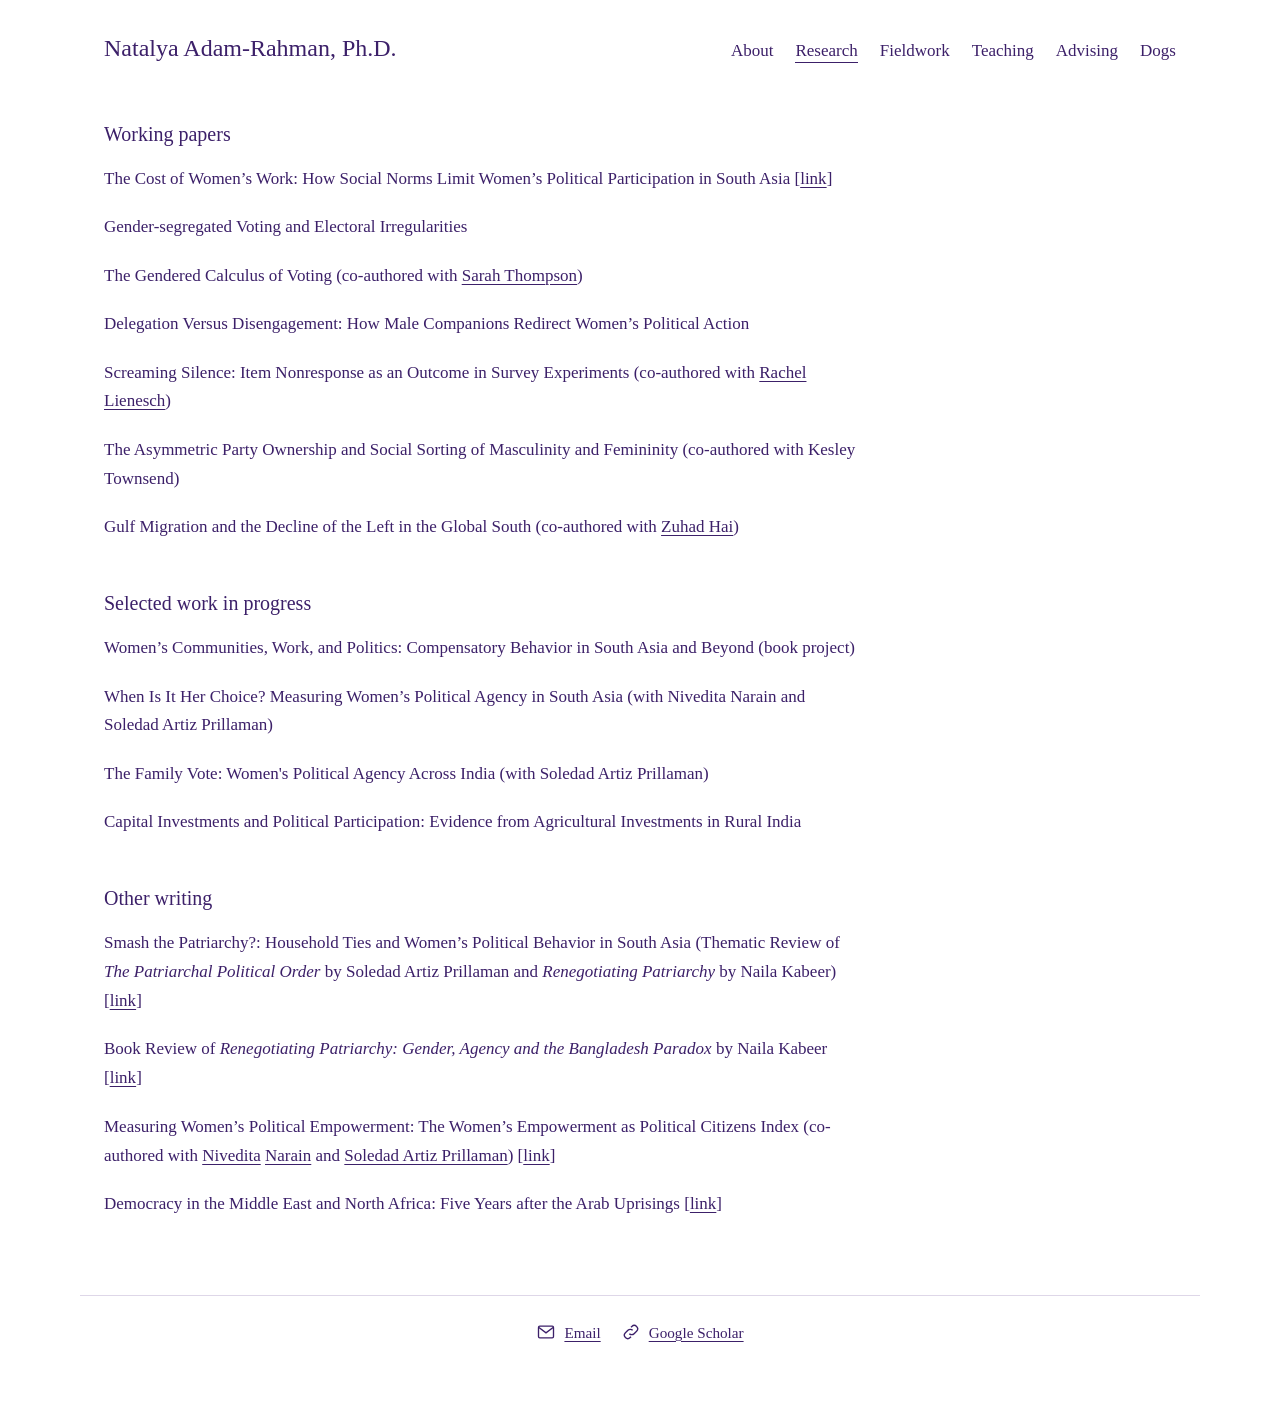
<file: research/index.html>
<!doctype html>
<html lang="en">
<head>
  <meta charset="utf-8">
  <meta name="viewport" content="width=device-width, initial-scale=1">
  <title>Research — Natalya Adam-Rahman, Ph.D.</title>
  <meta name="description" content="Working papers, work in progress, and other writing by Natalya Adam-Rahman.">
  <link rel="preconnect" href="https://fonts.googleapis.com">
  <link rel="preconnect" href="https://fonts.gstatic.com" crossorigin>
  <link rel="stylesheet" href="https://fonts.googleapis.com/css2?family=Rubik:wght@400;500&display=swap">
  <link rel="stylesheet" href="/assets/style.css">
</head>
<body>
  <a class="skip" href="#main">Skip to content</a>
  <header class="site">
    <a class="brand" href="/">Natalya Adam-Rahman, Ph.D.</a>
    <nav aria-label="Main">
      <ul>
        <li><a href="/">About</a></li>
        <li><a href="/research/" aria-current="page">Research</a></li>
        <li><a href="/fieldwork/">Fieldwork</a></li>
        <li><a href="/teaching/">Teaching</a></li>
        <li><a href="/advising/">Advising</a></li>
        <li><a href="/dogs/">Dogs</a></li>
      </ul>
    </nav>
  </header>
  <main id="main">
    <div class="prose">
      <h2>Working papers</h2>
      <ul class="pubs">
        <li>The Cost of Women&rsquo;s Work: How Social Norms Limit Women&rsquo;s Political Participation in South Asia [<a href="https://www.dropbox.com/scl/fo/c9ssjfvnh73otc8ap6rgm/ALMfTVeKhLe1w_VAQs_0oe0?rlkey=ketxiqxyv4e2g0znqu6xtxl6s&amp;st=uc58zg69&amp;dl=0">link</a>]</li>
        <li>Gender-segregated Voting and Electoral Irregularities</li>
        <li>The Gendered Calculus of Voting (co-authored with <a href="https://www.sarahthompson.info/home">Sarah Thompson</a>)</li>
        <li>Delegation Versus Disengagement: How Male Companions Redirect Women’s Political Action </li>
        <li>Screaming Silence: Item Nonresponse as an Outcome in Survey Experiments (co-authored with <a href="https://www.rachellienesch.com/">Rachel Lienesch</a>)</li>
        <li>The Asymmetric Party Ownership and Social Sorting of Masculinity and Femininity (co-authored with Kesley Townsend) </li>
         <li>Gulf Migration and the Decline of the Left in the Global South (co-authored with <a href="https://zuhadhai.com/">Zuhad Hai</a>)</li>
      </ul>

      <h2>Selected work in progress</h2>
      <ul class="pubs">
        <li>Women&rsquo;s Communities, Work, and Politics: Compensatory Behavior in South Asia and Beyond (book project)</li>
        <li>When Is It Her Choice? Measuring Women’s Political Agency in South Asia (with Nivedita Narain and Soledad Artiz Prillaman)</li>
        <li>The Family Vote: Women's Political Agency Across India (with Soledad Artiz Prillaman)</li>
        <li> Capital Investments and Political Participation: Evidence from Agricultural Investments in Rural India </li>
      </ul>

      <h2>Other writing</h2>
      <ul class="pubs">
        <li>Smash the Patriarchy?: Household Ties and Women&rsquo;s Political Behavior in South Asia (Thematic Review of <em>The Patriarchal Political Order</em> by Soledad Artiz Prillaman and <em>Renegotiating Patriarchy</em> by Naila Kabeer) [<a href="https://doi.org/10.1017/S1743923X26101093">link</a>]</li>
        <li>Book Review of <em>Renegotiating Patriarchy: Gender, Agency and the Bangladesh Paradox</em> by Naila Kabeer [<a href="https://drive.google.com/file/d/1vmf8gQEhH062pTVY0f_IA95CouPJS8ch/view">link</a>]</li>
        <li>Measuring Women&rsquo;s Political Empowerment: The Women&rsquo;s Empowerment as Political Citizens Index (co-authored with <a href="https://impact.stanford.edu/people/nivedita-narain">Nivedita</a> <a href="https://www.pradan.net/samagam/nivedita-narain/">Narain</a> and <a href="https://www.soledadprillaman.com/">Soledad Artiz Prillaman</a>) [<a href="https://emerge.ucsd.edu/measuring-womens-political-empowerment-the-womens-empowerment-as-political-citizens-index/">link</a>]</li>
        <li>Democracy in the Middle East and North Africa: Five Years after the Arab Uprisings [<a href="https://www.arabbarometer.org/wp-content/uploads/Democracy_Public-Opinion_Middle-east_North-Africa_2018.pdf">link</a>]</li>
      </ul>
    </div>
  </main>
  <footer class="site">
    <a href="mailto:natalya.adamrahman@ucalgary.ca" aria-label="Email Natalya">
      <svg viewBox="0 0 24 24" aria-hidden="true"><rect x="3" y="5" width="18" height="14" rx="1.5"/><path d="M3.5 6.5 12 13l8.5-6.5"/></svg>
      <span>Email</span></a>
    <a href="https://scholar.google.com/citations?hl=en&user=ptAdw9YAAAAJ" aria-label="Google Scholar profile">
      <svg viewBox="0 0 24 24" aria-hidden="true"><path d="M10 14a4 4 0 0 0 5.7 0l3-3a4 4 0 0 0-5.7-5.7l-1 1"/><path d="M14 10a4 4 0 0 0-5.7 0l-3 3A4 4 0 0 0 11 18.7l1-1"/></svg>
      <span>Google Scholar</span></a>
  </footer>
</body>
</html>
</file>
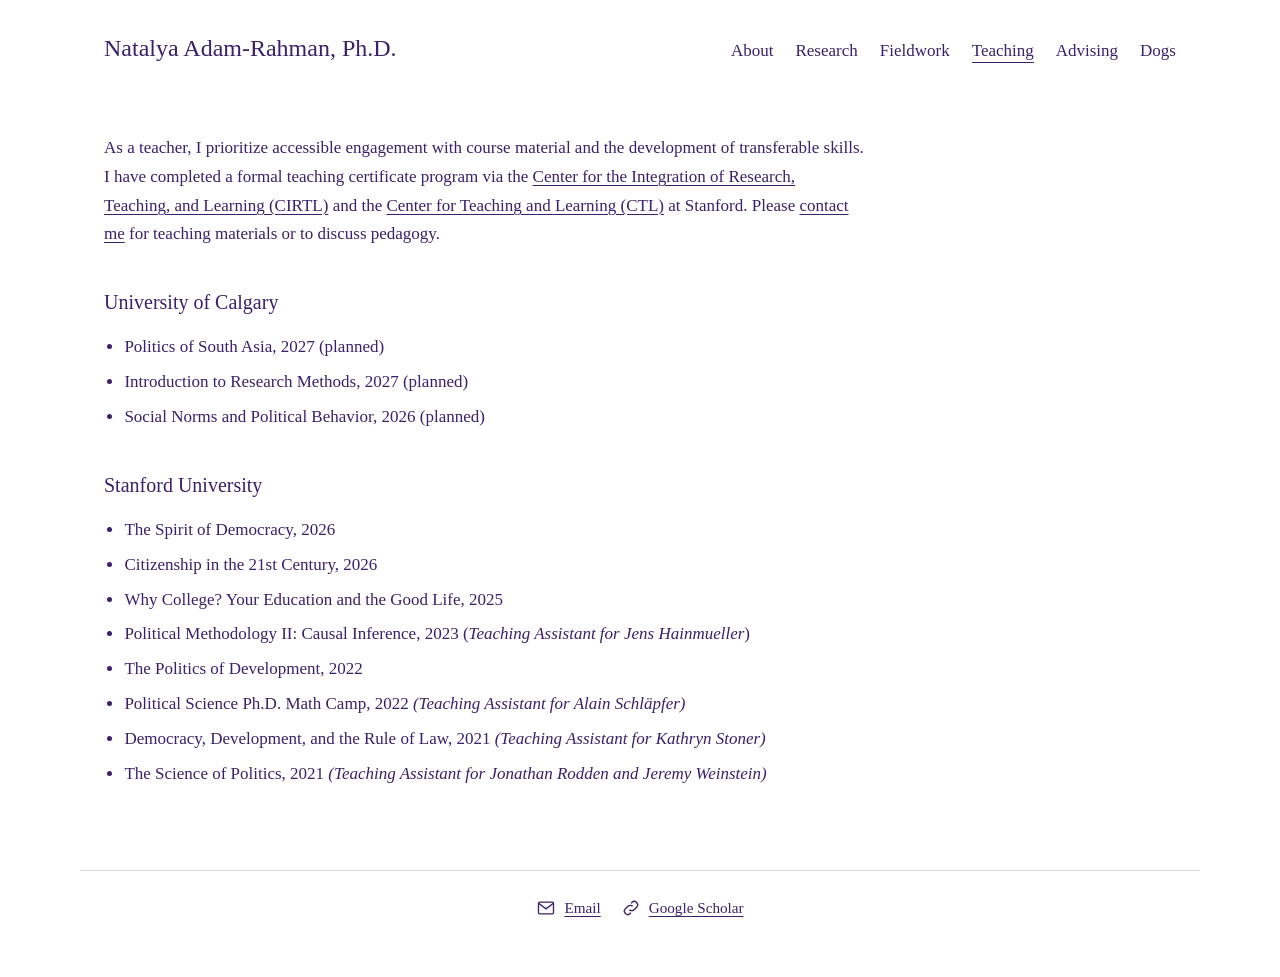
<file: teaching/index.html>
<!doctype html>
<html lang="en">
<head>
  <meta charset="utf-8">
  <meta name="viewport" content="width=device-width, initial-scale=1">
  <title>Teaching — Natalya Adam-Rahman, Ph.D.</title>
  <meta name="description" content="Teaching philosophy and courses taught by Natalya Adam-Rahman at the University of Calgary and Stanford University.">
  <link rel="preconnect" href="https://fonts.googleapis.com">
  <link rel="preconnect" href="https://fonts.gstatic.com" crossorigin>
  <link rel="stylesheet" href="https://fonts.googleapis.com/css2?family=Rubik:wght@400;500&display=swap">
  <link rel="stylesheet" href="/assets/style.css">
</head>
<body>
  <a class="skip" href="#main">Skip to content</a>
  <header class="site">
    <a class="brand" href="/">Natalya Adam-Rahman, Ph.D.</a>
    <nav aria-label="Main">
      <ul>
        <li><a href="/">About</a></li>
        <li><a href="/research/">Research</a></li>
        <li><a href="/fieldwork/">Fieldwork</a></li>
        <li><a href="/teaching/" aria-current="page">Teaching</a></li>
        <li><a href="/advising/">Advising</a></li>
        <li><a href="/dogs/">Dogs</a></li>
      </ul>
    </nav>
  </header>
  <main id="main">
    <div class="prose">
      <p>As a teacher, I prioritize accessible engagement with course material and the development of transferable skills. I have completed a formal teaching certificate program via the <a href="https://ctl.stanford.edu/teaching-support/programs-workshops-resources/center-integration-research-teaching-and-learning">Center for the Integration of Research, Teaching, and Learning (CIRTL)</a> and the <a href="https://ctl.stanford.edu/">Center for Teaching and Learning (CTL)</a> at Stanford. Please <a href="mailto:natalya.adamrahman@ucalgary.ca">contact me</a> for teaching materials or to discuss pedagogy.</p>

      <h2 class="course-h">University of Calgary</h2>
      <ul class="courses">
        <li>Politics of South Asia, 2027 (planned)</li>
        <li>Introduction to Research Methods, 2027 (planned)</li>
        <li>Social Norms and Political Behavior, 2026 (planned)</li>
      </ul>

      <h2 class="course-h">Stanford University</h2>
      <ul class="courses">
        <li>The Spirit of Democracy, 2026</li>
        <li>Citizenship in the 21st Century, 2026</li>
        <li>Why College? Your Education and the Good Life, 2025</li>
        <li>Political Methodology II: Causal Inference, 2023 (<em>Teaching Assistant for Jens Hainmueller</em>)</li>
        <li>The Politics of Development, 2022</li>
        <li>Political Science Ph.D. Math Camp, 2022 <em>(Teaching Assistant for Alain Schl&auml;pfer)</em></li>
        <li>Democracy, Development, and the Rule of Law, 2021 <em>(Teaching Assistant for Kathryn Stoner)</em></li>
        <li>The Science of Politics, 2021 <em>(Teaching Assistant for Jonathan Rodden and Jeremy Weinstein)</em></li>
      </ul>
    </div>
  </main>
  <footer class="site">
    <a href="mailto:natalya.adamrahman@ucalgary.ca" aria-label="Email Natalya">
      <svg viewBox="0 0 24 24" aria-hidden="true"><rect x="3" y="5" width="18" height="14" rx="1.5"/><path d="M3.5 6.5 12 13l8.5-6.5"/></svg>
      <span>Email</span></a>
    <a href="https://scholar.google.com/citations?hl=en&user=ptAdw9YAAAAJ" aria-label="Google Scholar profile">
      <svg viewBox="0 0 24 24" aria-hidden="true"><path d="M10 14a4 4 0 0 0 5.7 0l3-3a4 4 0 0 0-5.7-5.7l-1 1"/><path d="M14 10a4 4 0 0 0-5.7 0l-3 3A4 4 0 0 0 11 18.7l1-1"/></svg>
      <span>Google Scholar</span></a>
  </footer>
</body>
</html>
</file>
<file: assets/style.css>
:root {
  --ink: #3c2069;
  --ink-soft: #6b5a8a;
  --rule: #ded7e8;
  --bg: #ffffff;
  /* Text sizes: change these to resize text across the whole site */
  --size-body: 1.0625rem;   /* normal paragraph text */
  --size-brand: 1.5rem;     /* your name in the header */
  --size-nav: 1.0625rem;    /* About / Research / ... links */
  --size-heading: 1.25rem;  /* section headings (Research, Teaching) */
}
@media (prefers-color-scheme: dark) {
  :root { --ink: #e6defa; --ink-soft: #b5a8d3; --rule: #3a2f57; --bg: #17111f; }
}
* { box-sizing: border-box; }
html { -webkit-text-size-adjust: 100%; }
body {
  margin: 0; background: var(--bg); color: var(--ink);
  /* font-family: "Rubik", system-ui, sans-serif; */
  font-family: Georgia, "Times New Roman", serif;
  font-size: var(--size-body); line-height: 1.7;
}
a { color: var(--ink); text-underline-offset: 3px; text-decoration-thickness: 1px; }
a:hover { text-decoration-thickness: 2px; }
.skip { position: absolute; left: -999px; }
.skip:focus { left: 16px; top: 8px; background: var(--bg); padding: 6px 10px; z-index: 10; }

header.site {
  max-width: 1120px; margin: 0 auto; padding: 28px 24px 8px;
  display: flex; flex-wrap: wrap; align-items: baseline; justify-content: space-between; gap: 8px 32px;
}
.brand { font-weight: 500; font-size: var(--size-brand); text-decoration: none; }
nav ul { list-style: none; margin: 0; padding: 0; display: flex; flex-wrap: wrap; gap: 4px 22px; }
nav a { font-size: var(--size-nav); text-decoration: none; padding: 2px 0; border-bottom: 1px solid transparent; }
nav a:hover { border-bottom-color: var(--ink); }
nav a[aria-current="page"] { border-bottom-color: var(--ink); }

main { max-width: 1120px; margin: 0 auto; padding: 40px 24px 56px; }

/* About */
.about { display: grid; grid-template-columns: 1fr 1fr; gap: 48px; align-items: start; }
.about .lead { font-weight: 500; font-size: var(--size-body); margin-top: 0; }
.about img { width: 100%; height: auto; display: block; }
@media (max-width: 760px) {
  .about { grid-template-columns: 1fr; gap: 24px; }
  .about figure { order: -1; }
}

/* Research / lists */
.prose { max-width: 760px; }
.prose h2 { font-size: var(--size-heading); font-weight: 500; margin: 2.2em 0 .7em; }
.prose h2:first-child { margin-top: 0; }
.pubs { list-style: none; padding: 0; margin: 0; }
.pubs li { margin: 0 0 1.15em; font-weight: 400; }
.pubs .note { font-weight: 400; }
.courses { margin: 0 0 1.5em; padding-left: 1.2em; }
.courses li { margin: .35em 0; }
.prose h2.course-h { margin-top: 1.8em; }

/* Fieldwork grid */
.grid { display: grid; grid-template-columns: repeat(3, 1fr); gap: 36px 24px; list-style: none; margin: 0; padding: 0; }
.grid figure { margin: 0; }
.grid button, .masonry button {
  display: block; width: 100%; padding: 0; border: 0; background: none; cursor: zoom-in; color: inherit; font: inherit;
}
.grid img { width: 100%; height: auto; aspect-ratio: 4 / 3; object-fit: cover; display: block; background: var(--rule); }
.grid figcaption { margin-top: 10px; font-size: .98rem; line-height: 1.5; }
@media (max-width: 860px) { .grid { grid-template-columns: repeat(2, 1fr); } }
@media (max-width: 520px) { .grid { grid-template-columns: 1fr; } }

/* Dogs masonry */
.masonry { columns: 3; column-gap: 16px; margin-top: 32px; }
.masonry figure { margin: 0 0 16px; break-inside: avoid; }
.masonry img { width: 100%; height: auto; display: block; background: var(--rule); }
@media (max-width: 860px) { .masonry { columns: 2; } }
@media (max-width: 460px) { .masonry { columns: 1; } }

/* Lightbox */
dialog.lb { border: 0; padding: 0; background: transparent; max-width: 96vw; max-height: 96vh; color: #fff; overflow: visible; }
dialog.lb::backdrop { background: rgba(10, 6, 20, .88); }
.lb-inner { display: flex; flex-direction: column; align-items: center; gap: 12px; }
.lb img { max-width: 92vw; max-height: 80vh; width: auto; height: auto; display: block; }
.lb p { margin: 0; max-width: 70ch; text-align: center; font-size: .98rem; line-height: 1.5; }
.lb-btn {
  position: fixed; top: 50%; transform: translateY(-50%); background: rgba(255,255,255,.14); color: #fff;
  border: 0; font-size: 1.8rem; width: 48px; height: 64px; cursor: pointer; border-radius: 6px;
}
.lb-btn:hover, .lb-btn:focus-visible { background: rgba(255,255,255,.3); }
.lb-prev { left: 12px; } .lb-next { right: 12px; }
.lb-close { position: fixed; top: 12px; right: 14px; background: rgba(255,255,255,.14); color: #fff; border: 0; font-size: 1.4rem; width: 44px; height: 44px; cursor: pointer; border-radius: 6px; }

footer.site { max-width: 1120px; margin: 0 auto; padding: 24px 24px 56px; border-top: 1px solid var(--rule); display: flex; gap: 20px; align-items: center; justify-content: center; font-size: .95rem; }
footer.site a { display: inline-flex; align-items: center; gap: 8px; }
footer.site svg { width: 20px; height: 20px; fill: none; stroke: currentColor; stroke-width: 1.6; }

:focus-visible { outline: 2px solid var(--ink); outline-offset: 3px; }
</file>
